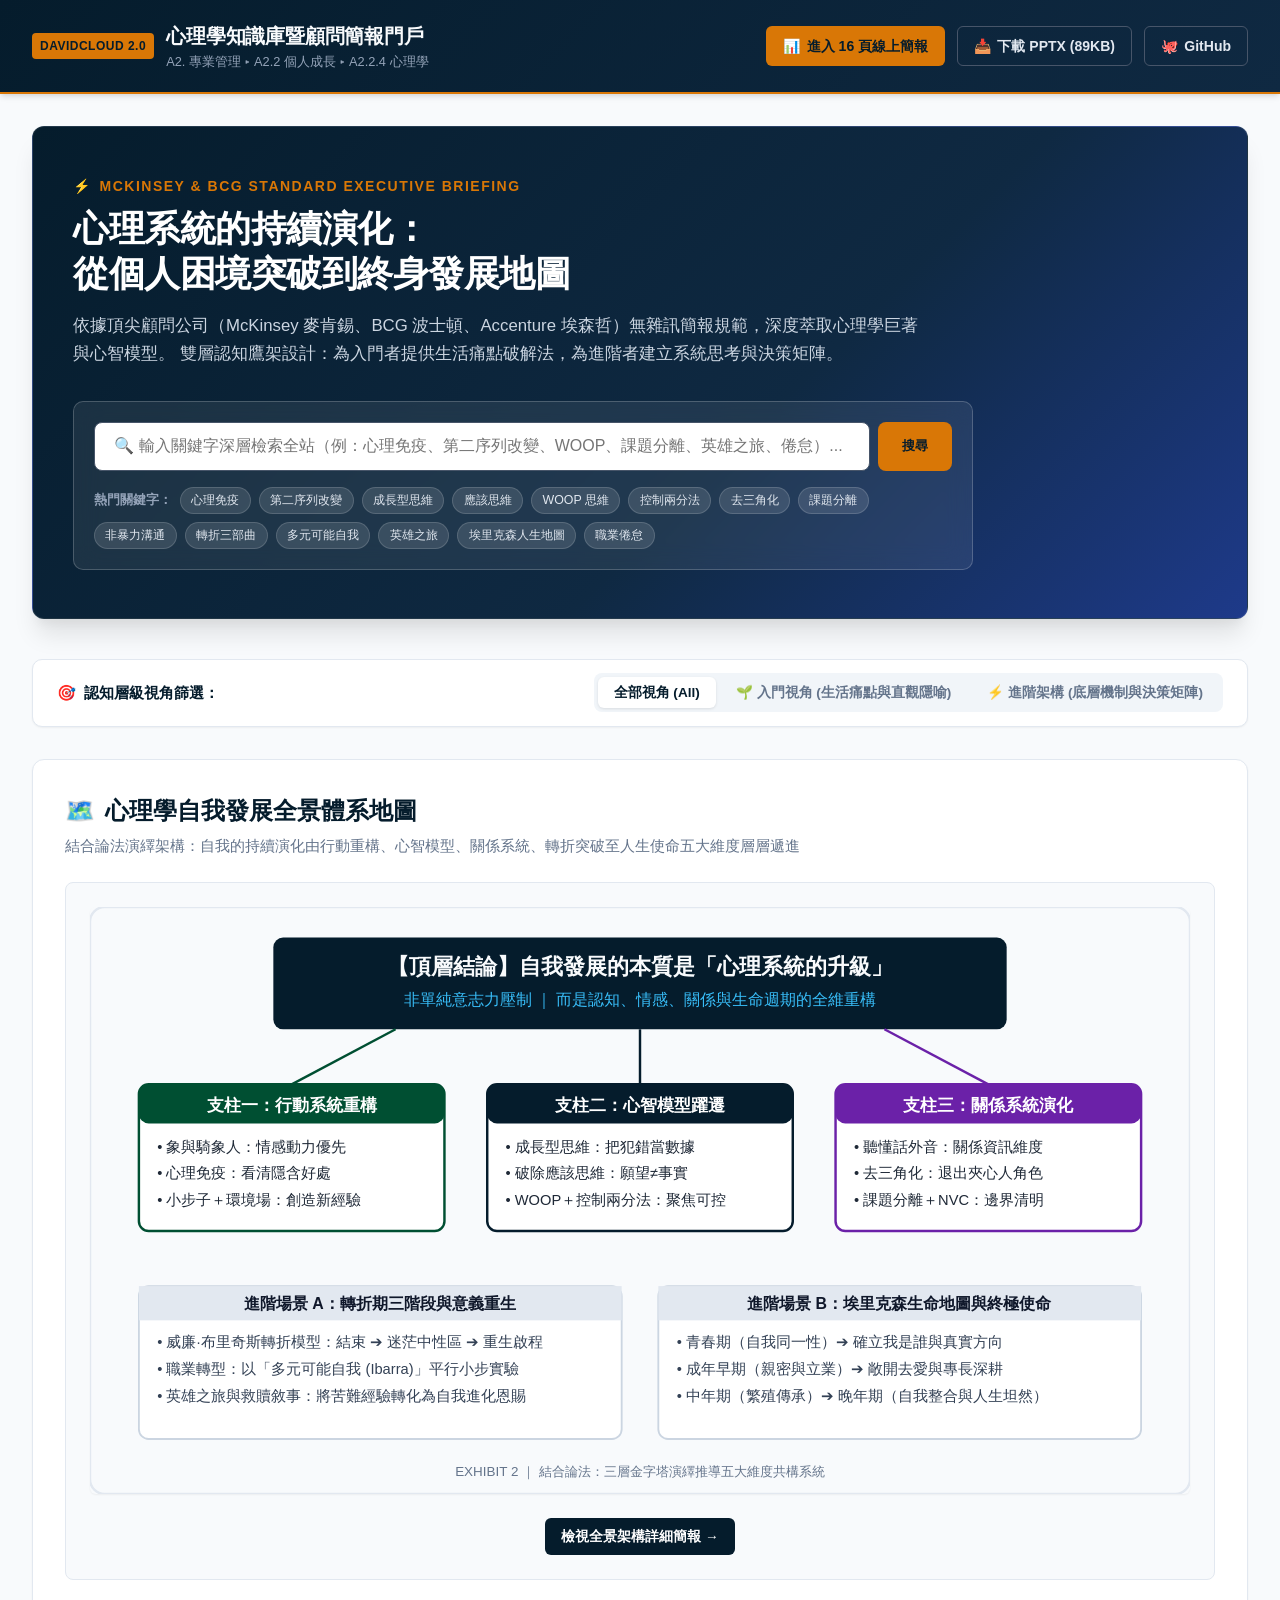
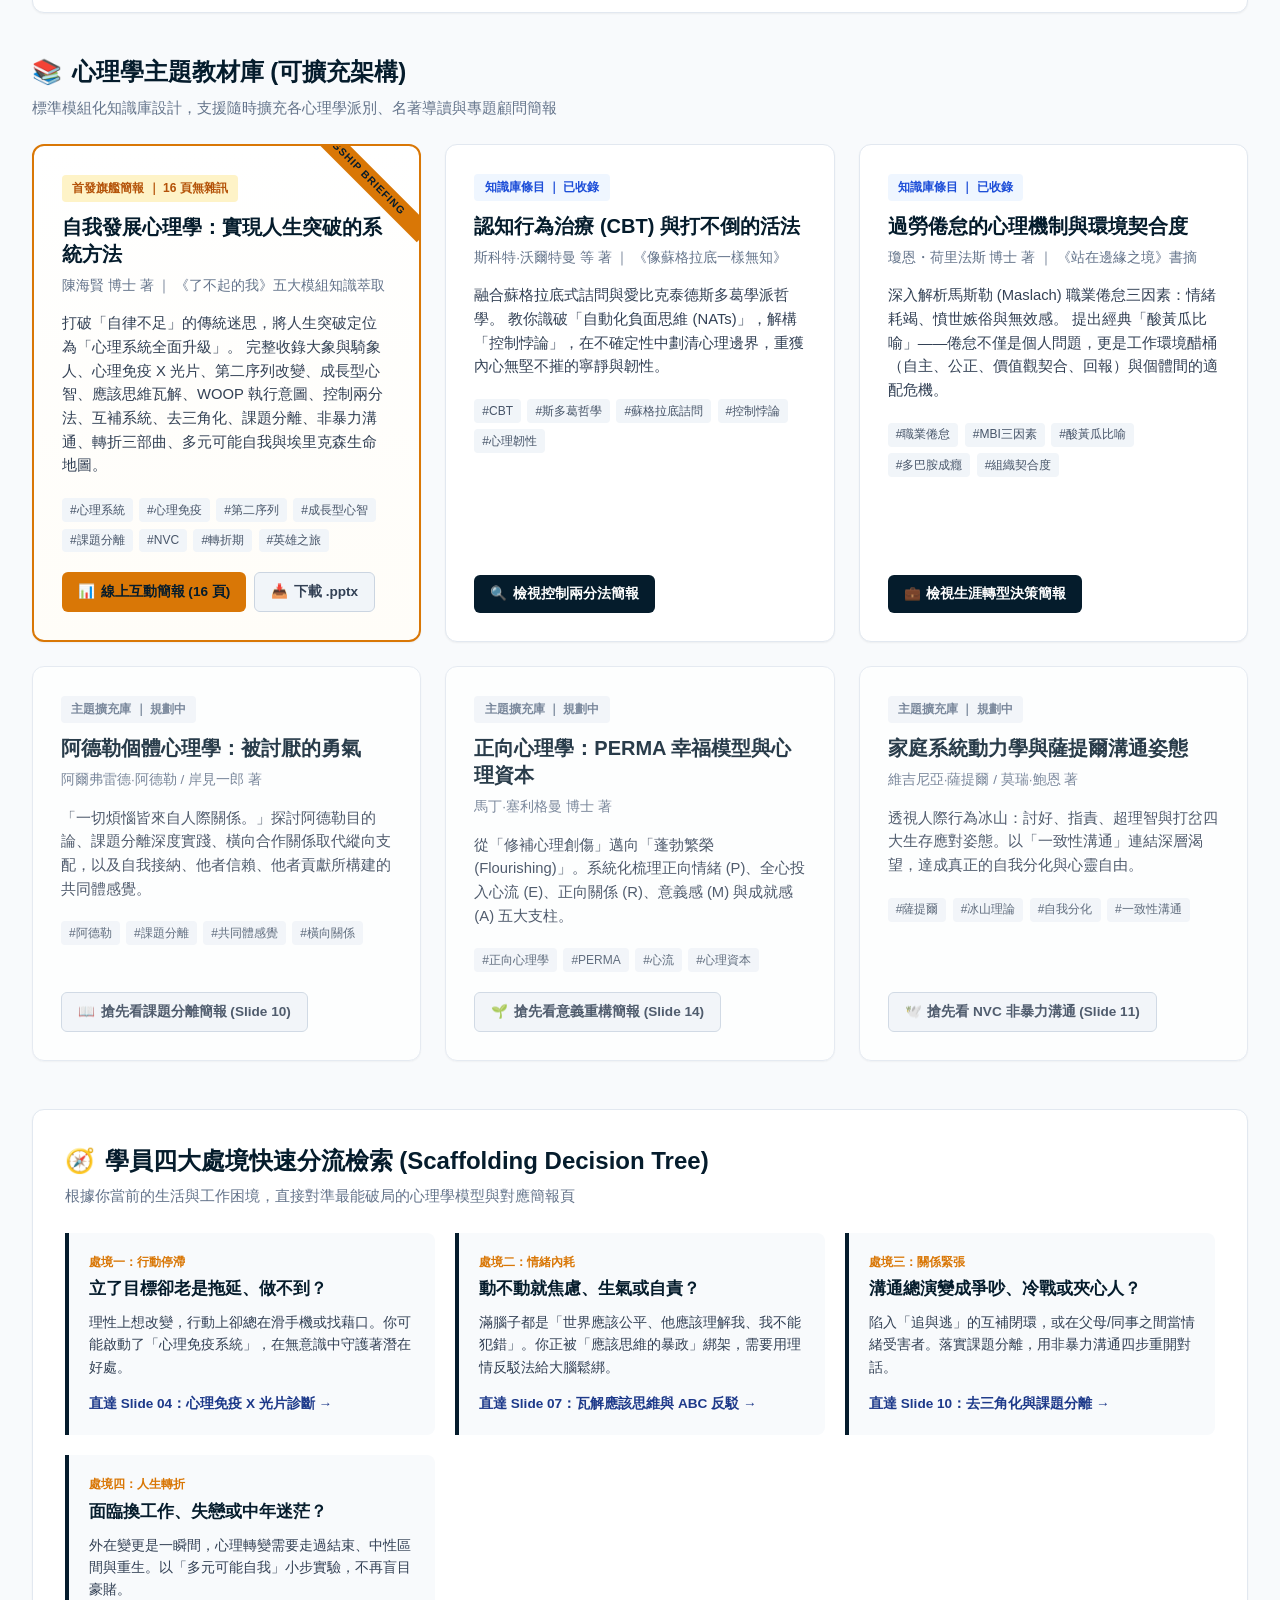
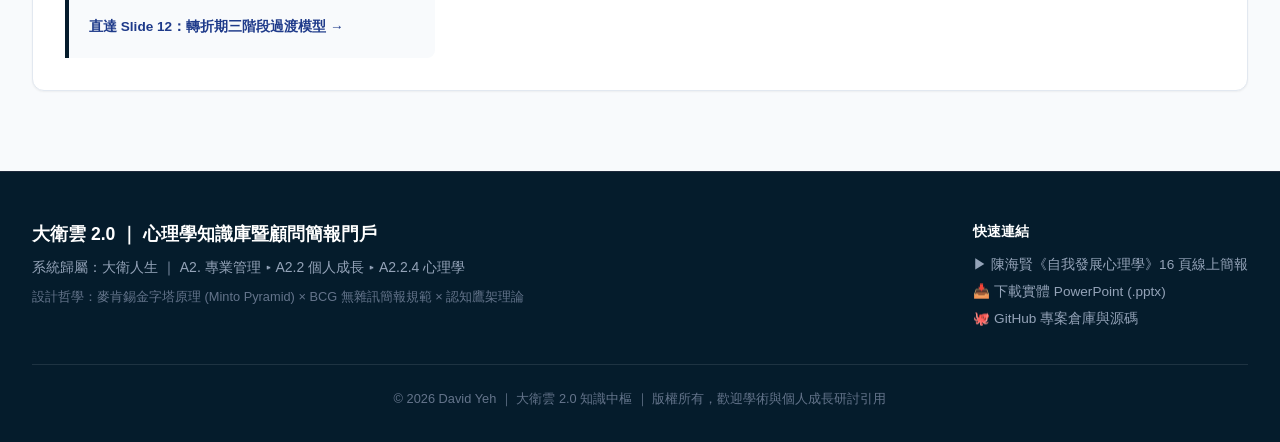
<file: index.html>
<!DOCTYPE html>
<html lang="zh-TW">
<head>
  <meta charset="UTF-8">
  <meta name="viewport" content="width=device-width, initial-scale=1.0">
  <title>大衛雲 2.0 ｜ 心理學知識庫暨顧問簡報門戶 (Psychology Portal)</title>
  <meta name="description" content="大衛雲 2.0 心理學知識庫暨高階顧問簡報門戶。首發陳海賢《自我發展心理學》16頁無雜訊顧問簡報，支援跨領域模組擴充與全站毫秒級關鍵字深層檢索。">
  <!-- Stylesheets -->
  <link rel="stylesheet" href="styles.css">
  <!-- Favicon / SVG Icon -->
  <link rel="icon" href="data:image/svg+xml,<svg xmlns=%22http://www.w3.org/2000/svg%22 viewBox=%220 0 100 100%22><text y=%22.9em%22 font-size=%2290%22>🧠</text></svg>">
</head>
<body>

  <!-- 頂部導覽列 -->
  <header class="portal-header">
    <div class="portal-nav-inner">
      <a href="index.html" class="portal-brand">
        <span class="brand-badge">DAVIDCLOUD 2.0</span>
        <div>
          <span class="brand-title">心理學知識庫暨顧問簡報門戶</span>
          <span class="brand-sub">A2. 專業管理 ▸ A2.2 個人成長 ▸ A2.2.4 心理學</span>
        </div>
      </a>
      <div class="nav-actions">
        <a href="chen-haixian-self-development.html" class="nav-btn nav-btn-primary">
          <span>📊</span> 進入 16 頁線上簡報
        </a>
        <a href="downloads/chen-haixian-self-development-zero-noise.pptx" class="nav-btn nav-btn-outline" download>
          <span>📥</span> 下載 PPTX (89KB)
        </a>
        <a href="https://github.com/davidyeh51/psychology-portal" target="_blank" class="nav-btn nav-btn-outline">
          <span>🐙</span> GitHub
        </a>
      </div>
    </div>
  </header>

  <!-- 主內容容器 -->
  <main class="portal-container">

    <!-- Hero 旗艦視覺區 -->
    <section class="portal-hero">
      <div class="hero-tagline">
        <span>⚡</span> MCKINSEY &amp; BCG STANDARD EXECUTIVE BRIEFING
      </div>
      <h1 class="hero-title">
        心理系統的持續演化：<br>從個人困境突破到終身發展地圖
      </h1>
      <p class="hero-desc">
        依據頂尖顧問公司（McKinsey 麥肯錫、BCG 波士頓、Accenture 埃森哲）無雜訊簡報規範，深度萃取心理學巨著與心智模型。
        雙層認知鷹架設計：為入門者提供生活痛點破解法，為進階者建立系統思考與決策矩陣。
      </p>

      <!-- 毫秒級全站深層搜尋框 -->
      <div class="hero-search-box">
        <div class="search-input-group">
          <input type="text" id="globalSearchInput" class="search-input" placeholder="🔍 輸入關鍵字深層檢索全站（例：心理免疫、第二序列改變、WOOP、課題分離、英雄之旅、倦怠）..." autocomplete="off">
          <button id="btnClearSearch" class="btn-search-clear" title="清除搜尋">✕</button>
          <button class="btn-search-submit" onclick="document.getElementById('globalSearchInput').focus()">搜尋</button>
        </div>

        <!-- 熱門關鍵字標籤晶片 -->
        <div class="quick-keywords">
          <span class="kw-label">熱門關鍵字：</span>
          <button class="kw-chip" data-kw="心理免疫">心理免疫</button>
          <button class="kw-chip" data-kw="第二序列改變">第二序列改變</button>
          <button class="kw-chip" data-kw="成長型思維">成長型思維</button>
          <button class="kw-chip" data-kw="應該思維">應該思維</button>
          <button class="kw-chip" data-kw="WOOP">WOOP 思維</button>
          <button class="kw-chip" data-kw="控制兩分法">控制兩分法</button>
          <button class="kw-chip" data-kw="去三角化">去三角化</button>
          <button class="kw-chip" data-kw="課題分離">課題分離</button>
          <button class="kw-chip" data-kw="非暴力溝通">非暴力溝通</button>
          <button class="kw-chip" data-kw="轉折期">轉折三部曲</button>
          <button class="kw-chip" data-kw="多元可能自我">多元可能自我</button>
          <button class="kw-chip" data-kw="英雄之旅">英雄之旅</button>
          <button class="kw-chip" data-kw="埃里克森">埃里克森人生地圖</button>
          <button class="kw-chip" data-kw="倦怠">職業倦怠</button>
        </div>
      </div>
    </section>

    <!-- 認知層級切換器 (入門痛點 vs 進階架構) -->
    <section class="cognitive-selector-bar">
      <div class="cog-title">
        <span>🎯</span> 認知層級視角篩選：
      </div>
      <div class="cog-pill-group">
        <button class="cog-pill active" data-level="all">全部視角 (All)</button>
        <button class="cog-pill" data-level="beginner">🌱 入門視角 (生活痛點與直觀隱喻)</button>
        <button class="cog-pill" data-level="advanced">⚡ 進階架構 (底層機制與決策矩陣)</button>
      </div>
    </section>

    <!-- 搜尋結果即時面板 -->
    <section id="searchResultsPanel" class="search-results-panel">
      <div class="results-header">
        <span id="searchResultCount" class="results-count">搜尋結果</span>
        <button class="btn-card btn-card-secondary" onclick="document.getElementById('globalSearchInput').value=''; document.getElementById('searchResultsPanel').classList.remove('active');">關閉搜尋結果 ✕</button>
      </div>
      <div id="searchResultsGrid" class="results-grid"></div>
    </section>

    <!-- 心理學全景五大維度架構圖 (SVG Panoramic Exhibit) -->
    <section class="decision-matrix-card" style="margin-bottom: 2.5rem;">
      <div class="section-heading">
        <h2 class="section-title">
          <span>🗺️</span> 心理學自我發展全景體系地圖
        </h2>
        <p class="section-subtitle">
          結合論法演繹架構：自我的持續演化由行動重構、心智模型、關係系統、轉折突破至人生使命五大維度層層遞進
        </p>
      </div>
      <div style="text-align: center; background: #F8FAFC; padding: 1.5rem; border-radius: 8px; border: 1px solid var(--border-light);">
        <img src="images/exhibit-02-combined-tree.svg" alt="心理學全景五大維度架構圖" style="max-width: 100%; height: auto; border-radius: 6px; box-shadow: var(--shadow-sm);">
        <div style="margin-top: 1rem; display: flex; justify-content: center; gap: 1rem;">
          <a href="chen-haixian-self-development.html#slide-02" class="btn-card btn-card-primary">
            檢視全景架構詳細簡報 →
          </a>
        </div>
      </div>
    </section>

    <!-- 主題領域與教材庫 (6 大主題板塊，支援未來模組化擴充) -->
    <section class="section-heading">
      <h2 class="section-title">
        <span>📚</span> 心理學主題教材庫 (可擴充架構)
      </h2>
      <p class="section-subtitle">
        標準模組化知識庫設計，支援隨時擴充各心理學派別、名著導讀與專題顧問簡報
      </p>
    </section>

    <section class="topics-grid">
      <!-- Card 1: 陳海賢 自我發展心理學 (首發旗艦教材) -->
      <article class="topic-card featured">
        <div>
          <span class="topic-badge badge-featured">首發旗艦簡報 ｜ 16 頁無雜訊</span>
          <h3 class="topic-title">自我發展心理學：實現人生突破的系統方法</h3>
          <p class="topic-author">陳海賢 博士 著 ｜ 《了不起的我》五大模組知識萃取</p>
          <p class="topic-summary">
            打破「自律不足」的傳統迷思，將人生突破定位為「心理系統全面升級」。
            完整收錄大象與騎象人、心理免疫 X 光片、第二序列改變、成長型心智、應該思維瓦解、WOOP 執行意圖、控制兩分法、互補系統、去三角化、課題分離、非暴力溝通、轉折三部曲、多元可能自我與埃里克森生命地圖。
          </p>
          <div class="topic-tags">
            <span class="topic-tag">#心理系統</span>
            <span class="topic-tag">#心理免疫</span>
            <span class="topic-tag">#第二序列</span>
            <span class="topic-tag">#成長型心智</span>
            <span class="topic-tag">#課題分離</span>
            <span class="topic-tag">#NVC</span>
            <span class="topic-tag">#轉折期</span>
            <span class="topic-tag">#英雄之旅</span>
          </div>
        </div>
        <div class="topic-actions">
          <a href="chen-haixian-self-development.html" class="btn-card btn-card-gold">
            <span>📊</span> 線上互動簡報 (16 頁)
          </a>
          <a href="downloads/chen-haixian-self-development-zero-noise.pptx" class="btn-card btn-card-secondary" download>
            <span>📥</span> 下載 .pptx
          </a>
        </div>
      </article>

      <!-- Card 2: 認知行為治療 CBT 與斯多葛哲學 -->
      <article class="topic-card">
        <div>
          <span class="topic-badge">知識庫條目 ｜ 已收錄</span>
          <h3 class="topic-title">認知行為治療 (CBT) 與打不倒的活法</h3>
          <p class="topic-author">斯科特·沃爾特曼 等 著 ｜ 《像蘇格拉底一樣無知》</p>
          <p class="topic-summary">
            融合蘇格拉底式詰問與愛比克泰德斯多葛學派哲學。
            教你識破「自動化負面思維 (NATs)」，解構「控制悖論」，在不確定性中劃清心理邊界，重獲內心無堅不摧的寧靜與韌性。
          </p>
          <div class="topic-tags">
            <span class="topic-tag">#CBT</span>
            <span class="topic-tag">#斯多葛哲學</span>
            <span class="topic-tag">#蘇格拉底詰問</span>
            <span class="topic-tag">#控制悖論</span>
            <span class="topic-tag">#心理韌性</span>
          </div>
        </div>
        <div class="topic-actions">
          <a href="chen-haixian-self-development.html#slide-08" class="btn-card btn-card-primary">
            <span>🔍</span> 檢視控制兩分法簡報
          </a>
        </div>
      </article>

      <!-- Card 3: 職場心理與職業倦怠 -->
      <article class="topic-card">
        <div>
          <span class="topic-badge">知識庫條目 ｜ 已收錄</span>
          <h3 class="topic-title">過勞倦怠的心理機制與環境契合度</h3>
          <p class="topic-author">瓊恩・荷里法斯 博士 著 ｜ 《站在邊緣之境》書摘</p>
          <p class="topic-summary">
            深入解析馬斯勒 (Maslach) 職業倦怠三因素：情緒耗竭、憤世嫉俗與無效感。
            提出經典「酸黃瓜比喻」——倦怠不僅是個人問題，更是工作環境醋桶（自主、公正、價值觀契合、回報）與個體間的適配危機。
          </p>
          <div class="topic-tags">
            <span class="topic-tag">#職業倦怠</span>
            <span class="topic-tag">#MBI三因素</span>
            <span class="topic-tag">#酸黃瓜比喻</span>
            <span class="topic-tag">#多巴胺成癮</span>
            <span class="topic-tag">#組織契合度</span>
          </div>
        </div>
        <div class="topic-actions">
          <a href="chen-haixian-self-development.html#slide-13" class="btn-card btn-card-primary">
            <span>💼</span> 檢視生涯轉型決策簡報
          </a>
        </div>
      </article>

      <!-- Card 4: 阿德勒個體心理學 (規劃中擴充) -->
      <article class="topic-card" style="opacity: 0.85;">
        <div>
          <span class="topic-badge badge-upcoming">主題擴充庫 ｜ 規劃中</span>
          <h3 class="topic-title">阿德勒個體心理學：被討厭的勇氣</h3>
          <p class="topic-author">阿爾弗雷德·阿德勒 / 岸見一郎 著</p>
          <p class="topic-summary">
            「一切煩惱皆來自人際關係。」探討阿德勒目的論、課題分離深度實踐、橫向合作關係取代縱向支配，以及自我接納、他者信賴、他者貢獻所構建的共同體感覺。
          </p>
          <div class="topic-tags">
            <span class="topic-tag">#阿德勒</span>
            <span class="topic-tag">#課題分離</span>
            <span class="topic-tag">#共同體感覺</span>
            <span class="topic-tag">#橫向關係</span>
          </div>
        </div>
        <div class="topic-actions">
          <a href="chen-haixian-self-development.html#slide-10" class="btn-card btn-card-secondary">
            <span>📖</span> 搶先看課題分離簡報 (Slide 10)
          </a>
        </div>
      </article>

      <!-- Card 5: 正向心理學與心理韌性 (規劃中擴充) -->
      <article class="topic-card" style="opacity: 0.85;">
        <div>
          <span class="topic-badge badge-upcoming">主題擴充庫 ｜ 規劃中</span>
          <h3 class="topic-title">正向心理學：PERMA 幸福模型與心理資本</h3>
          <p class="topic-author">馬丁·塞利格曼 博士 著</p>
          <p class="topic-summary">
            從「修補心理創傷」邁向「蓬勃繁榮 (Flourishing)」。系統化梳理正向情緒 (P)、全心投入心流 (E)、正向關係 (R)、意義感 (M) 與成就感 (A) 五大支柱。
          </p>
          <div class="topic-tags">
            <span class="topic-tag">#正向心理學</span>
            <span class="topic-tag">#PERMA</span>
            <span class="topic-tag">#心流</span>
            <span class="topic-tag">#心理資本</span>
          </div>
        </div>
        <div class="topic-actions">
          <a href="chen-haixian-self-development.html#slide-14" class="btn-card btn-card-secondary">
            <span>🌱</span> 搶先看意義重構簡報 (Slide 14)
          </a>
        </div>
      </article>

      <!-- Card 6: 系統關係學與薩提爾模式 (規劃中擴充) -->
      <article class="topic-card" style="opacity: 0.85;">
        <div>
          <span class="topic-badge badge-upcoming">主題擴充庫 ｜ 規劃中</span>
          <h3 class="topic-title">家庭系統動力學與薩提爾溝通姿態</h3>
          <p class="topic-author">維吉尼亞·薩提爾 / 莫瑞·鮑恩 著</p>
          <p class="topic-summary">
            透視人際行為冰山：討好、指責、超理智與打岔四大生存應對姿態。以「一致性溝通」連結深層渴望，達成真正的自我分化與心靈自由。
          </p>
          <div class="topic-tags">
            <span class="topic-tag">#薩提爾</span>
            <span class="topic-tag">#冰山理論</span>
            <span class="topic-tag">#自我分化</span>
            <span class="topic-tag">#一致性溝通</span>
          </div>
        </div>
        <div class="topic-actions">
          <a href="chen-haixian-self-development.html#slide-11" class="btn-card btn-card-secondary">
            <span>🕊️</span> 搶先看 NVC 非暴力溝通 (Slide 11)
          </a>
        </div>
      </article>
    </section>

    <!-- 4 大處境快速分流檢索 (Decision Tree) -->
    <section class="decision-matrix-card">
      <div class="section-heading">
        <h2 class="section-title">
          <span>🧭</span> 學員四大處境快速分流檢索 (Scaffolding Decision Tree)
        </h2>
        <p class="section-subtitle">
          根據你當前的生活與工作困境，直接對準最能破局的心理學模型與對應簡報頁
        </p>
      </div>

      <div class="matrix-grid">
        <!-- 處境 1 -->
        <div class="situation-item">
          <div class="situation-tag">處境一：行動停滯</div>
          <h4 class="situation-title">立了目標卻老是拖延、做不到？</h4>
          <p class="situation-desc">
            理性上想改變，行動上卻總在滑手機或找藉口。你可能啟動了「心理免疫系統」，在無意識中守護著潛在好處。
          </p>
          <a href="chen-haixian-self-development.html#slide-04" class="situation-link">
            直達 Slide 04：心理免疫 X 光片診斷 →
          </a>
        </div>

        <!-- 處境 2 -->
        <div class="situation-item">
          <div class="situation-tag">處境二：情緒內耗</div>
          <h4 class="situation-title">動不動就焦慮、生氣或自責？</h4>
          <p class="situation-desc">
            滿腦子都是「世界應該公平、他應該理解我、我不能犯錯」。你正被「應該思維的暴政」綁架，需要用理情反駁法給大腦鬆綁。
          </p>
          <a href="chen-haixian-self-development.html#slide-07" class="situation-link">
            直達 Slide 07：瓦解應該思維與 ABC 反駁 →
          </a>
        </div>

        <!-- 處境 3 -->
        <div class="situation-item">
          <div class="situation-tag">處境三：關係緊張</div>
          <h4 class="situation-title">溝通總演變成爭吵、冷戰或夾心人？</h4>
          <p class="situation-desc">
            陷入「追與逃」的互補閉環，或在父母/同事之間當情緒受害者。落實課題分離，用非暴力溝通四步重開對話。
          </p>
          <a href="chen-haixian-self-development.html#slide-10" class="situation-link">
            直達 Slide 10：去三角化與課題分離 →
          </a>
        </div>

        <!-- 處境 4 -->
        <div class="situation-item">
          <div class="situation-tag">處境四：人生轉折</div>
          <h4 class="situation-title">面臨換工作、失戀或中年迷茫？</h4>
          <p class="situation-desc">
            外在變更是一瞬間，心理轉變需要走過結束、中性區間與重生。以「多元可能自我」小步實驗，不再盲目豪賭。
          </p>
          <a href="chen-haixian-self-development.html#slide-12" class="situation-link">
            直達 Slide 12：轉折期三階段過渡模型 →
          </a>
        </div>
      </div>
    </section>

  </main>

  <!-- 頁腳 -->
  <footer class="portal-footer">
    <div class="footer-inner">
      <div>
        <div class="footer-brand-title">大衛雲 2.0 ｜ 心理學知識庫暨顧問簡報門戶</div>
        <p>系統歸屬：大衛人生 ｜ A2. 專業管理 ▸ A2.2 個人成長 ▸ A2.2.4 心理學</p>
        <p style="margin-top: 0.5rem; font-size: 0.8rem; color: #64748B;">
          設計哲學：麥肯錫金字塔原理 (Minto Pyramid) × BCG 無雜訊簡報規範 × 認知鷹架理論
        </p>
      </div>
      <div>
        <div style="font-weight: 700; color: #FFFFFF; margin-bottom: 0.5rem;">快速連結</div>
        <ul style="list-style: none; font-size: 0.85rem; line-height: 2;">
          <li><a href="chen-haixian-self-development.html" style="color: #94A3B8; text-decoration: none;">▶ 陳海賢《自我發展心理學》16 頁線上簡報</a></li>
          <li><a href="downloads/chen-haixian-self-development-zero-noise.pptx" style="color: #94A3B8; text-decoration: none;" download>📥 下載實體 PowerPoint (.pptx)</a></li>
          <li><a href="https://github.com/davidyeh51/psychology-portal" target="_blank" style="color: #94A3B8; text-decoration: none;">🐙 GitHub 專案倉庫與源碼</a></li>
        </ul>
      </div>
    </div>
    <div class="footer-copy">
      &copy; 2026 David Yeh ｜ 大衛雲 2.0 知識中樞 ｜ 版權所有，歡迎學術與個人成長研討引用
    </div>
  </footer>

  <!-- Scripts -->
  <script src="search-index.js"></script>
  <script src="app.js"></script>
</body>
</html>
</file>
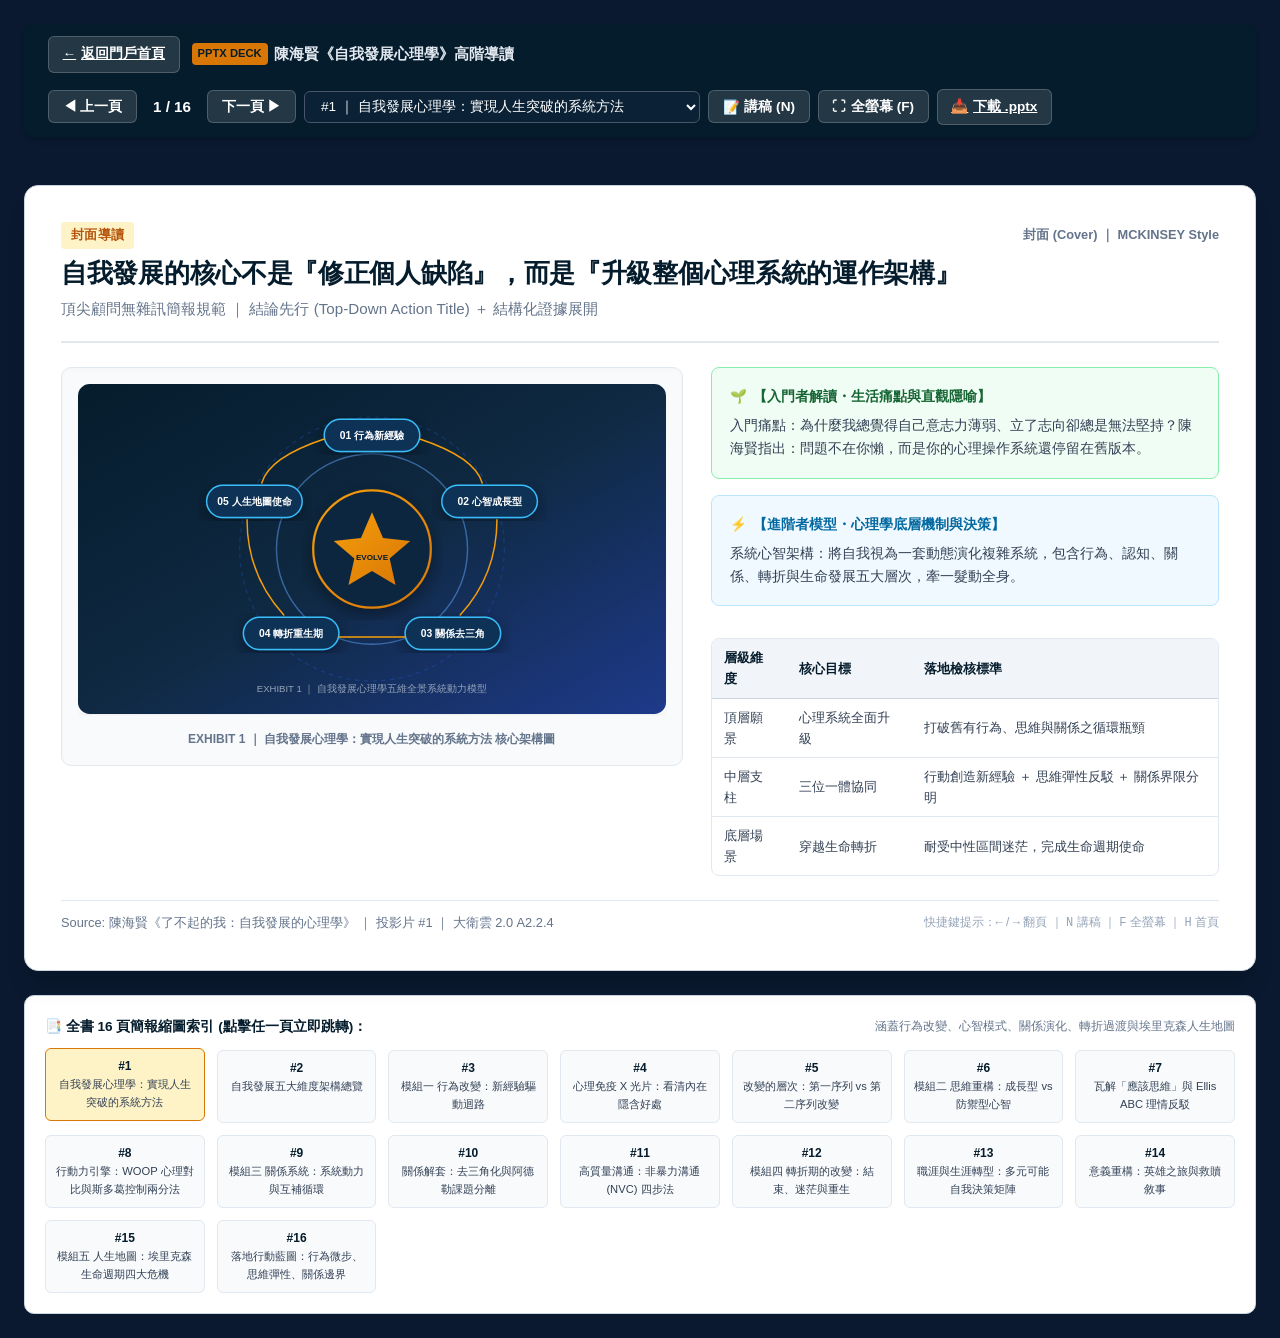
<file: chen-haixian-self-development.html>
<!DOCTYPE html>
<html lang="zh-TW">
<head>
  <meta charset="UTF-8">
  <meta name="viewport" content="width=device-width, initial-scale=1.0">
  <title>陳海賢《自我發展心理學》16頁無雜訊顧問簡報 ｜ 大衛雲 2.0</title>
  <meta name="description" content="根據前 BCG 顧問森秀明無雜訊簡報規範（8 大論法版型）與三大頂尖管顧視覺標準，萃取陳海賢博士《了不起的我》五大模組精華。">
  <link rel="stylesheet" href="styles.css">
  <link rel="icon" href="data:image/svg+xml,<svg xmlns=%22http://www.w3.org/2000/svg%22 viewBox=%220 0 100 100%22><text y=%22.9em%22 font-size=%2290%22>📊</text></svg>">
</head>
<body style="background-color: #0A192F;">

  <!-- 頂部精簡工具列 -->
  <div class="deck-view-container" style="padding-bottom: 0;">
    <div class="deck-toolbar">
      <div style="display: flex; align-items: center; gap: 0.75rem;">
        <a href="index.html" class="btn-deck-nav" title="返回心理學入口門戶 (快捷鍵 H)">
          <span>←</span> 返回門戶首頁
        </a>
        <span style="font-weight: 700; font-size: 0.95rem; color: #E2E8F0; display: flex; align-items: center; gap: 0.4rem;">
          <span style="background: var(--accent-gold); color: var(--primary-navy); font-size: 0.7rem; padding: 2px 6px; border-radius: 4px;">PPTX DECK</span>
          陳海賢《自我發展心理學》高階導讀
        </span>
      </div>

      <!-- 核心翻頁與控制按鈕群 -->
      <div class="deck-nav-btns">
        <button id="btnPrevSlide" class="btn-deck-nav" title="上一頁 (快捷鍵 ← 或 PageUp)">◀ 上一頁</button>
        <span id="slideCounter" class="slide-counter">1 / 16</span>
        <button id="btnNextSlide" class="btn-deck-nav" title="下一頁 (快捷鍵 → 或 PageDown / Space)">下一頁 ▶</button>
        
        <select id="quickJumpSelect" class="deck-quick-jump" title="快速跳轉至指定投影片"></select>

        <button id="btnToggleNotes" class="btn-deck-nav" title="開關演講備忘錄 (快捷鍵 N)">
          <span>📝</span> 講稿 (N)
        </button>
        <button id="btnFullscreen" class="btn-deck-nav" title="切換全螢幕模式 (快捷鍵 F)">
          <span>⛶</span> 全螢幕 (F)
        </button>
        <a href="downloads/chen-haixian-self-development-zero-noise.pptx" class="btn-deck-nav" download title="下載實體 PowerPoint 檔案">
          <span>📥</span> 下載 .pptx
        </a>
      </div>
    </div>
  </div>

  <!-- 簡報主畫布 (Slide Stage) -->
  <div class="deck-view-container">
    <div class="slide-stage" id="slideMainStage">
      
      <!-- 投影片頂部標題區 -->
      <div class="slide-header">
        <div class="slide-meta-row">
          <span id="slideCategoryBadge" class="slide-category-badge">封面導讀</span>
          <span id="slideLayoutTag" class="slide-layout-tag">版型 1：一對一論法 ｜ MCKINSEY Style</span>
        </div>
        <h2 id="slideActionTitle" class="slide-action-title">
          ① 主張：自我發展的核心不是『修正個人缺陷』，而是『升級整個心理系統的運作架構』
        </h2>
        <div id="slideSubtitle" class="slide-subtitle">
          頂尖顧問無雜訊簡報規範 ｜ 結論先行 (Top-Down Action Title) ＋ 結構化證據展開
        </div>
      </div>

      <!-- 投影片內容雙欄區 (左: 展覽圖 / 右: 雙層認知鷹架與行動矩陣) -->
      <div class="slide-body-grid">
        
        <!-- 左欄: 高解析度向量 SVG 展覽圖 (Exhibit) -->
        <div class="slide-exhibit-container">
          <img id="slideExhibitImg" class="slide-exhibit-img" src="images/exhibit-01-cover.svg" alt="展覽圖">
          <div id="exhibitCaption" class="exhibit-caption">
            EXHIBIT 1 ｜ 自我發展心理學五維系統模型
          </div>
        </div>

        <!-- 右欄: 雙層認知鷹架與結構化表格 -->
        <div class="scaffolding-container">
          
          <!-- 入門者視角 (生活痛點與直觀隱喻) -->
          <div class="scaffold-card beginner">
            <div class="scaffold-header">
              <span>🌱</span> 【入門者解讀・生活痛點與直觀隱喻】
            </div>
            <div id="beginnerContent" class="scaffold-text">
              為什麼我總覺得自己意志力薄弱、立了志向卻總是無法堅持？陳海賢指出：問題不在你懶，而是你的心理操作系統還停留在舊版本。
            </div>
          </div>

          <!-- 進階者架構 (心理學機制與決策模型) -->
          <div class="scaffold-card advanced">
            <div class="scaffold-header">
              <span>⚡</span> 【進階者模型・心理學底層機制與決策】
            </div>
            <div id="advancedContent" class="scaffold-text">
              將自我視為一套動態演化複雜系統，包含行為、認知、關係、轉折與生命發展五大層次，牽一髮動全身。
            </div>
          </div>

          <!-- 結構化落地行動矩陣表格 -->
          <div id="actionTableWrap" class="slide-action-table-wrap"></div>
        </div>
      </div>

      <!-- 投影片底部資料來源與快捷鍵提示 -->
      <div class="slide-footer-row">
        <div id="slideFooterSource">
          Source: 陳海賢《了不起的我：自我發展的心理學》 ｜ 投影片 #1 ｜ 大衛雲 2.0 A2.2.4
        </div>
        <div style="font-size: 0.75rem; color: #94A3B8;">
          快捷鍵提示：<kbd>←</kbd> / <kbd>→</kbd> 翻頁 ｜ <kbd>N</kbd> 講稿 ｜ <kbd>F</kbd> 全螢幕 ｜ <kbd>H</kbd> 首頁
        </div>
      </div>

      <!-- 講稿備忘錄抽屜 (按下 N 展開) -->
      <div id="speakerNotesDrawer" class="speaker-notes-drawer">
        <div class="notes-title">
          <span>🎙️</span> 三段式顧問演講備忘錄 (Speaker Notes ｜ 快捷鍵 N 開關)
        </div>
        <div class="notes-grid">
          <div>
            <strong style="color: #92400E; display: block; margin-bottom: 0.2rem;">① 本頁核心結論 (Conclusion)：</strong>
            <span id="noteConclusion">自我發展的核心不是修正個人缺陷，而是升級心理系統架構。</span>
          </div>
          <div>
            <strong style="color: #92400E; display: block; margin-bottom: 0.2rem;">② 顧問深度脈絡 (Context)：</strong>
            <span id="noteExplanation">本份簡報萃取陳海賢博士 50 講精華，以頂尖顧問標準製作。</span>
          </div>
          <div>
            <strong style="color: #92400E; display: block; margin-bottom: 0.2rem;">③ 下一頁轉場 (Transition)：</strong>
            <span id="noteTransition">首先，讓我們透過全景架構圖，鳥瞰五大維度。</span>
          </div>
        </div>
      </div>

    </div>

    <!-- 底部 16 頁縮圖跳轉抽屜 -->
    <div class="deck-overview-drawer">
      <div style="display: flex; justify-content: space-between; align-items: center; margin-bottom: 0.75rem;">
        <span style="font-size: 0.85rem; font-weight: 700; color: var(--primary-navy);">
          📑 全書 16 頁簡報縮圖索引 (點擊任一頁立即跳轉)：
        </span>
        <span style="font-size: 0.75rem; color: var(--text-muted);">
          涵蓋行為改變、心智模式、關係演化、轉折過渡與埃里克森人生地圖
        </span>
      </div>
      <div id="thumbGridContainer" class="thumb-grid"></div>
    </div>
  </div>

  <!-- Scripts -->
  <script src="search-index.js"></script>
  <script src="app.js"></script>
</body>
</html>
</file>
<file: styles.css>
/* ==========================================================================
   大衛雲 2.0 ｜ 心理學知識庫暨顧問簡報門戶 (styles.css)
   視覺規範：McKinsey & Company (#051C2C) × BCG Forest Green (#004F32) × Accenture (#A100FF)
   ========================================================================== */

:root {
  --primary-navy: #051C2C;
  --secondary-navy: #0F2942;
  --royal-blue: #1E3A8A;
  --bcg-green: #004F32;
  --bcg-light-green: #10B981;
  --accenture-purple: #A100FF;
  --accent-gold: #D97706;
  --accent-gold-soft: #FEF3C7;
  --accent-gold-text: #B45309;
  --accent-cyan: #06B6D4;
  --accent-red: #DC2626;

  --bg-page: #F8FAFC;
  --bg-card: #FFFFFF;
  --bg-dark: #051C2C;
  --bg-dark-card: #0B2236;
  
  --text-main: #0F172A;
  --text-body: #334155;
  --text-muted: #64748B;
  --text-light: #F8FAFC;

  --border-light: #E2E8F0;
  --border-medium: #CBD5E1;
  --border-dark: #1E293B;

  --shadow-sm: 0 1px 2px 0 rgba(0, 0, 0, 0.05);
  --shadow-md: 0 4px 6px -1px rgba(0, 0, 0, 0.1), 0 2px 4px -1px rgba(0, 0, 0, 0.06);
  --shadow-lg: 0 10px 15px -3px rgba(0, 0, 0, 0.1), 0 4px 6px -2px rgba(0, 0, 0, 0.05);
  --shadow-xl: 0 20px 25px -5px rgba(0, 0, 0, 0.1), 0 10px 10px -5px rgba(0, 0, 0, 0.04);

  --font-sans: -apple-system, BlinkMacSystemFont, "Segoe UI", Roboto, "Helvetica Neue", Arial, "Noto Sans TC", "PingFang TC", sans-serif;
  --font-mono: ui-monospace, SFMono-Regular, Menlo, Monaco, Consolas, "Liberation Mono", monospace;
}

* {
  box-sizing: border-box;
  margin: 0;
  padding: 0;
}

body {
  font-family: var(--font-sans);
  background-color: var(--bg-page);
  color: var(--text-main);
  line-height: 1.6;
  -webkit-font-smoothing: antialiased;
}

/* 頂部導覽列 */
.portal-header {
  background: linear-gradient(135deg, var(--primary-navy) 0%, var(--secondary-navy) 100%);
  color: var(--text-light);
  border-bottom: 2px solid var(--accent-gold);
  padding: 1.25rem 2rem;
  position: sticky;
  top: 0;
  z-index: 1000;
  box-shadow: var(--shadow-md);
}

.portal-nav-inner {
  max-width: 1400px;
  margin: 0 auto;
  display: flex;
  justify-content: space-between;
  align-items: center;
  flex-wrap: wrap;
  gap: 1rem;
}

.portal-brand {
  display: flex;
  align-items: center;
  gap: 0.75rem;
  text-decoration: none;
  color: inherit;
}

.brand-badge {
  background: var(--accent-gold);
  color: var(--primary-navy);
  font-size: 0.75rem;
  font-weight: 800;
  padding: 0.2rem 0.5rem;
  border-radius: 4px;
  letter-spacing: 0.5px;
}

.brand-title {
  font-size: 1.25rem;
  font-weight: 700;
  letter-spacing: -0.2px;
}

.brand-sub {
  font-size: 0.8rem;
  color: #94A3B8;
  display: block;
}

.nav-actions {
  display: flex;
  align-items: center;
  gap: 0.75rem;
}

.nav-btn {
  display: inline-flex;
  align-items: center;
  gap: 0.4rem;
  padding: 0.5rem 1rem;
  border-radius: 6px;
  font-size: 0.875rem;
  font-weight: 600;
  text-decoration: none;
  cursor: pointer;
  transition: all 0.2s ease;
  border: 1px solid transparent;
}

.nav-btn-primary {
  background: var(--accent-gold);
  color: var(--primary-navy);
}

.nav-btn-primary:hover {
  background: #B45309;
  color: #FFFFFF;
}

.nav-btn-outline {
  background: transparent;
  color: #E2E8F0;
  border-color: #475569;
}

.nav-btn-outline:hover {
  background: rgba(255, 255, 255, 0.1);
  color: #FFFFFF;
  border-color: #94A3B8;
}

/* 主容器 */
.portal-container {
  max-width: 1400px;
  margin: 0 auto;
  padding: 2rem;
}

/* Hero 橫幅區 */
.portal-hero {
  background: linear-gradient(135deg, #051C2C 0%, #0F2942 60%, #1E3A8A 100%);
  color: #FFFFFF;
  border-radius: 12px;
  padding: 3rem 2.5rem;
  margin-bottom: 2.5rem;
  box-shadow: var(--shadow-xl);
  border: 1px solid rgba(255, 255, 255, 0.1);
  position: relative;
  overflow: hidden;
}

.hero-tagline {
  color: var(--accent-gold);
  font-size: 0.875rem;
  font-weight: 700;
  text-transform: uppercase;
  letter-spacing: 1.5px;
  margin-bottom: 0.5rem;
  display: flex;
  align-items: center;
  gap: 0.5rem;
}

.hero-title {
  font-size: 2.25rem;
  font-weight: 800;
  line-height: 1.25;
  margin-bottom: 1rem;
  letter-spacing: -0.5px;
}

.hero-desc {
  font-size: 1.05rem;
  color: #CBD5E1;
  max-width: 860px;
  line-height: 1.7;
  margin-bottom: 2rem;
}

/* 搜尋中樞框 */
.hero-search-box {
  background: rgba(255, 255, 255, 0.08);
  backdrop-filter: blur(12px);
  border: 1px solid rgba(255, 255, 255, 0.2);
  border-radius: 10px;
  padding: 1.25rem;
  max-width: 900px;
}

.search-input-group {
  display: flex;
  gap: 0.5rem;
  position: relative;
}

.search-input {
  flex: 1;
  padding: 0.9rem 1.2rem;
  font-size: 1rem;
  border-radius: 8px;
  border: 1px solid #475569;
  background: #FFFFFF;
  color: var(--text-main);
  outline: none;
  transition: all 0.2s ease;
}

.search-input:focus {
  border-color: var(--accent-gold);
  box-shadow: 0 0 0 3px rgba(217, 119, 6, 0.25);
}

.btn-search-clear {
  position: absolute;
  right: 130px;
  top: 50%;
  transform: translateY(-50%);
  background: none;
  border: none;
  font-size: 1.2rem;
  color: #94A3B8;
  cursor: pointer;
  display: none;
}

.btn-search-submit {
  padding: 0 1.5rem;
  background: var(--accent-gold);
  color: var(--primary-navy);
  font-weight: 700;
  border: none;
  border-radius: 8px;
  cursor: pointer;
  transition: all 0.2s;
}

.btn-search-submit:hover {
  background: #B45309;
  color: #FFFFFF;
}

/* 快捷標籤列 */
.quick-keywords {
  margin-top: 1rem;
  display: flex;
  align-items: center;
  flex-wrap: wrap;
  gap: 0.5rem;
}

.kw-label {
  font-size: 0.8rem;
  color: #94A3B8;
  font-weight: 600;
}

.kw-chip {
  background: rgba(255, 255, 255, 0.12);
  color: #E2E8F0;
  padding: 0.25rem 0.65rem;
  border-radius: 20px;
  font-size: 0.775rem;
  cursor: pointer;
  border: 1px solid rgba(255, 255, 255, 0.15);
  transition: all 0.2s;
}

.kw-chip:hover {
  background: var(--accent-gold);
  color: var(--primary-navy);
  border-color: var(--accent-gold);
}

/* 認知層級切換器 (入門 vs 進階) */
.cognitive-selector-bar {
  display: flex;
  justify-content: space-between;
  align-items: center;
  background: #FFFFFF;
  border: 1px solid var(--border-light);
  border-radius: 10px;
  padding: 0.85rem 1.5rem;
  margin-bottom: 2rem;
  box-shadow: var(--shadow-sm);
  flex-wrap: wrap;
  gap: 1rem;
}

.cog-title {
  display: flex;
  align-items: center;
  gap: 0.5rem;
  font-weight: 700;
  color: var(--primary-navy);
  font-size: 0.95rem;
}

.cog-pill-group {
  display: flex;
  background: #F1F5F9;
  border-radius: 8px;
  padding: 4px;
  gap: 4px;
}

.cog-pill {
  padding: 0.4rem 1rem;
  border-radius: 6px;
  font-size: 0.85rem;
  font-weight: 600;
  color: var(--text-muted);
  border: none;
  background: transparent;
  cursor: pointer;
  transition: all 0.2s;
}

.cog-pill.active {
  background: #FFFFFF;
  color: var(--primary-navy);
  box-shadow: 0 1px 3px rgba(0, 0, 0, 0.1);
  font-weight: 700;
}

/* 搜尋結果即時面板 */
.search-results-panel {
  display: none;
  background: #FFFFFF;
  border: 2px solid var(--accent-gold);
  border-radius: 12px;
  padding: 1.5rem;
  margin-bottom: 2.5rem;
  box-shadow: var(--shadow-lg);
}

.search-results-panel.active {
  display: block;
}

.results-header {
  display: flex;
  justify-content: space-between;
  align-items: center;
  margin-bottom: 1rem;
  padding-bottom: 0.75rem;
  border-bottom: 1px solid var(--border-light);
}

.results-count {
  font-weight: 700;
  color: var(--primary-navy);
}

.results-grid {
  display: grid;
  grid-template-columns: repeat(auto-fill, minmax(320px, 1fr));
  gap: 1rem;
}

.search-card {
  border: 1px solid var(--border-light);
  border-radius: 8px;
  padding: 1rem;
  background: #F8FAFC;
  transition: all 0.2s;
  display: flex;
  flex-direction: column;
  justify-content: space-between;
}

.search-card:hover {
  border-color: var(--accent-gold);
  box-shadow: var(--shadow-md);
  transform: translateY(-2px);
}

.search-hl {
  background-color: #FEF08A;
  color: #854D0E;
  font-weight: 700;
  padding: 0 2px;
  border-radius: 2px;
}

/* 主題卡片網格 (Topics Grid) */
.section-heading {
  margin-bottom: 1.5rem;
}

.section-title {
  font-size: 1.5rem;
  font-weight: 800;
  color: var(--primary-navy);
  display: flex;
  align-items: center;
  gap: 0.6rem;
}

.section-subtitle {
  color: var(--text-muted);
  font-size: 0.95rem;
  margin-top: 0.25rem;
}

.topics-grid {
  display: grid;
  grid-template-columns: repeat(auto-fit, minmax(380px, 1fr));
  gap: 1.5rem;
  margin-bottom: 3rem;
}

.topic-card {
  background: var(--bg-card);
  border: 1px solid var(--border-light);
  border-radius: 12px;
  padding: 1.75rem;
  box-shadow: var(--shadow-sm);
  display: flex;
  flex-direction: column;
  justify-content: space-between;
  transition: all 0.25s ease;
  position: relative;
  overflow: hidden;
}

.topic-card:hover {
  border-color: var(--royal-blue);
  box-shadow: var(--shadow-lg);
  transform: translateY(-3px);
}

.topic-card.featured {
  border: 2px solid var(--accent-gold);
  background: linear-gradient(180deg, #FFFFFF 0%, #FFFDF8 100%);
}

.topic-card.featured::before {
  content: "FLAGSHIP BRIEFING";
  position: absolute;
  top: 14px;
  right: -32px;
  background: var(--accent-gold);
  color: var(--primary-navy);
  font-size: 0.65rem;
  font-weight: 800;
  letter-spacing: 1px;
  padding: 2px 30px;
  transform: rotate(45deg);
}

.topic-badge {
  display: inline-block;
  font-size: 0.75rem;
  font-weight: 700;
  padding: 0.25rem 0.65rem;
  border-radius: 4px;
  margin-bottom: 0.75rem;
  background: #EFF6FF;
  color: #1D4ED8;
}

.topic-badge.badge-featured {
  background: var(--accent-gold-soft);
  color: var(--accent-gold-text);
}

.topic-badge.badge-upcoming {
  background: #F1F5F9;
  color: #64748B;
}

.topic-title {
  font-size: 1.25rem;
  font-weight: 700;
  color: var(--primary-navy);
  line-height: 1.35;
  margin-bottom: 0.4rem;
}

.topic-author {
  font-size: 0.85rem;
  color: var(--text-muted);
  margin-bottom: 1rem;
}

.topic-summary {
  font-size: 0.925rem;
  color: var(--text-body);
  line-height: 1.6;
  margin-bottom: 1.25rem;
  flex: 1;
}

.topic-tags {
  display: flex;
  flex-wrap: wrap;
  gap: 0.4rem;
  margin-bottom: 1.25rem;
}

.topic-tag {
  background: #F1F5F9;
  color: #475569;
  font-size: 0.75rem;
  padding: 0.15rem 0.5rem;
  border-radius: 4px;
}

.topic-actions {
  display: flex;
  gap: 0.5rem;
  flex-wrap: wrap;
}

.btn-card {
  padding: 0.5rem 1rem;
  border-radius: 6px;
  font-size: 0.85rem;
  font-weight: 600;
  text-decoration: none;
  display: inline-flex;
  align-items: center;
  gap: 0.35rem;
  cursor: pointer;
  transition: all 0.2s;
}

.btn-card-primary {
  background: var(--primary-navy);
  color: #FFFFFF;
}

.btn-card-primary:hover {
  background: var(--royal-blue);
}

.btn-card-gold {
  background: var(--accent-gold);
  color: var(--primary-navy);
}

.btn-card-gold:hover {
  background: #B45309;
  color: #FFFFFF;
}

.btn-card-secondary {
  background: #F1F5F9;
  color: #334155;
  border: 1px solid var(--border-medium);
}

.btn-card-secondary:hover {
  background: #E2E8F0;
}

/* 4 大處境快速分流檢索 (Decision Tree) */
.decision-matrix-card {
  background: #FFFFFF;
  border: 1px solid var(--border-light);
  border-radius: 12px;
  padding: 2rem;
  box-shadow: var(--shadow-sm);
  margin-bottom: 3rem;
}

.matrix-grid {
  display: grid;
  grid-template-columns: repeat(auto-fit, minmax(280px, 1fr));
  gap: 1.25rem;
  margin-top: 1.25rem;
}

.situation-item {
  border-left: 4px solid var(--primary-navy);
  background: #F8FAFC;
  padding: 1.25rem;
  border-radius: 0 8px 8px 0;
  transition: all 0.2s;
}

.situation-item:hover {
  background: #F1F5F9;
  transform: translateX(4px);
}

.situation-tag {
  font-size: 0.75rem;
  font-weight: 700;
  color: var(--accent-gold);
  text-transform: uppercase;
  margin-bottom: 0.25rem;
}

.situation-title {
  font-size: 1.05rem;
  font-weight: 700;
  color: var(--primary-navy);
  margin-bottom: 0.5rem;
}

.situation-desc {
  font-size: 0.875rem;
  color: var(--text-body);
  margin-bottom: 0.75rem;
}

.situation-link {
  font-size: 0.85rem;
  font-weight: 700;
  color: var(--royal-blue);
  text-decoration: none;
  display: inline-flex;
  align-items: center;
  gap: 0.25rem;
}

.situation-link:hover {
  text-decoration: underline;
}

/* 頁腳 */
.portal-footer {
  background: var(--primary-navy);
  color: #94A3B8;
  padding: 3rem 2rem 2rem;
  border-top: 1px solid #1E293B;
  font-size: 0.875rem;
}

.footer-inner {
  max-width: 1400px;
  margin: 0 auto;
  display: flex;
  justify-content: space-between;
  flex-wrap: wrap;
  gap: 2rem;
}

.footer-brand-title {
  color: #FFFFFF;
  font-weight: 700;
  font-size: 1.1rem;
  margin-bottom: 0.5rem;
}

.footer-copy {
  margin-top: 2rem;
  padding-top: 1.5rem;
  border-top: 1px solid rgba(255, 255, 255, 0.1);
  text-align: center;
  font-size: 0.8rem;
  color: #64748B;
}

/* ==========================================================================
   簡報檢視器模式 (Slide Deck Presentation Mode)
   ========================================================================== */
.deck-view-container {
  max-width: 1500px;
  margin: 0 auto;
  padding: 1.5rem;
}

.deck-toolbar {
  display: flex;
  justify-content: space-between;
  align-items: center;
  background: var(--primary-navy);
  color: #FFFFFF;
  border-radius: 10px;
  padding: 0.75rem 1.5rem;
  margin-bottom: 1.5rem;
  box-shadow: var(--shadow-md);
  flex-wrap: wrap;
  gap: 1rem;
}

.deck-nav-btns {
  display: flex;
  align-items: center;
  gap: 0.5rem;
}

.btn-deck-nav {
  background: rgba(255, 255, 255, 0.12);
  color: #FFFFFF;
  border: 1px solid rgba(255, 255, 255, 0.2);
  border-radius: 6px;
  padding: 0.4rem 0.85rem;
  font-size: 0.85rem;
  font-weight: 600;
  cursor: pointer;
  transition: all 0.2s;
  display: inline-flex;
  align-items: center;
  gap: 0.3rem;
}

.btn-deck-nav:hover {
  background: var(--accent-gold);
  color: var(--primary-navy);
  border-color: var(--accent-gold);
}

.slide-counter {
  font-size: 0.95rem;
  font-weight: 700;
  padding: 0 0.5rem;
}

.deck-quick-jump {
  padding: 0.4rem 0.75rem;
  border-radius: 6px;
  border: 1px solid #475569;
  background: #0B2236;
  color: #FFFFFF;
  font-size: 0.85rem;
}

/* 投影片主畫布 (Slide Stage) */
.slide-stage {
  background: #FFFFFF;
  border: 1px solid var(--border-medium);
  border-radius: 14px;
  padding: 2.25rem;
  box-shadow: var(--shadow-xl);
  min-height: 720px;
  position: relative;
  display: flex;
  flex-direction: column;
  justify-content: space-between;
}

.slide-header {
  border-bottom: 2px solid var(--border-light);
  padding-bottom: 1.25rem;
  margin-bottom: 1.5rem;
}

.slide-meta-row {
  display: flex;
  justify-content: space-between;
  align-items: center;
  margin-bottom: 0.5rem;
}

.slide-category-badge {
  font-size: 0.8rem;
  font-weight: 700;
  color: var(--accent-gold-text);
  background: var(--accent-gold-soft);
  padding: 0.2rem 0.6rem;
  border-radius: 4px;
  letter-spacing: 0.5px;
}

.slide-layout-tag {
  font-size: 0.8rem;
  color: var(--text-muted);
  font-weight: 600;
}

.slide-action-title {
  font-size: 1.6rem;
  font-weight: 800;
  color: var(--primary-navy);
  line-height: 1.3;
  letter-spacing: -0.3px;
}

.slide-subtitle {
  font-size: 0.95rem;
  color: var(--text-muted);
  margin-top: 0.4rem;
}

/* 雙欄內容區 (左: 展覽圖 / 右: 認知階梯與行動) */
.slide-body-grid {
  display: grid;
  grid-template-columns: 1.1fr 0.9fr;
  gap: 1.75rem;
  align-items: start;
  flex: 1;
}

.slide-exhibit-container {
  background: #F8FAFC;
  border: 1px solid var(--border-light);
  border-radius: 10px;
  padding: 1rem;
  text-align: center;
  box-shadow: inset 0 2px 4px rgba(0, 0, 0, 0.02);
}

.slide-exhibit-img {
  max-width: 100%;
  height: auto;
  border-radius: 6px;
  box-shadow: var(--shadow-sm);
}

.exhibit-caption {
  font-size: 0.75rem;
  color: var(--text-muted);
  margin-top: 0.5rem;
  font-weight: 600;
}

/* 雙層認知鷹架卡片 */
.scaffolding-container {
  display: flex;
  flex-direction: column;
  gap: 1rem;
}

.scaffold-card {
  border-radius: 8px;
  padding: 1.15rem;
  border: 1px solid var(--border-light);
}

.scaffold-card.beginner {
  background: #F0FDF4;
  border-color: #86EFAC;
}

.scaffold-card.advanced {
  background: #F0F9FF;
  border-color: #BAE6FD;
}

.scaffold-header {
  display: flex;
  align-items: center;
  gap: 0.4rem;
  font-size: 0.85rem;
  font-weight: 800;
  margin-bottom: 0.4rem;
}

.scaffold-card.beginner .scaffold-header {
  color: #166534;
}

.scaffold-card.advanced .scaffold-header {
  color: #0369A1;
}

.scaffold-text {
  font-size: 0.875rem;
  color: var(--text-body);
  line-height: 1.6;
}

/* 結構化數據／落地行動矩陣表格 */
.slide-action-table-wrap {
  margin-top: 1rem;
  border: 1px solid var(--border-light);
  border-radius: 8px;
  overflow: hidden;
}

.slide-action-table {
  width: 100%;
  border-collapse: collapse;
  font-size: 0.825rem;
  text-align: left;
}

.slide-action-table th {
  background: #F1F5F9;
  color: var(--primary-navy);
  font-weight: 700;
  padding: 0.5rem 0.75rem;
  border-bottom: 1px solid var(--border-medium);
}

.slide-action-table td {
  padding: 0.5rem 0.75rem;
  border-bottom: 1px solid var(--border-light);
  color: var(--text-body);
}

.slide-action-table tr:last-child td {
  border-bottom: none;
}

.slide-footer-row {
  margin-top: 1.5rem;
  padding-top: 0.75rem;
  border-top: 1px solid var(--border-light);
  display: flex;
  justify-content: space-between;
  align-items: center;
  font-size: 0.8rem;
  color: var(--text-muted);
}

/* 講稿抽屜 (Speaker Notes Drawer) */
.speaker-notes-drawer {
  margin-top: 1.5rem;
  background: #FFFBEB;
  border: 1px solid #FDE68A;
  border-radius: 8px;
  padding: 1.25rem;
  display: none;
}

.speaker-notes-drawer.open {
  display: block;
}

.notes-title {
  font-size: 0.85rem;
  font-weight: 800;
  color: #B45309;
  display: flex;
  align-items: center;
  gap: 0.4rem;
  margin-bottom: 0.75rem;
}

.notes-grid {
  display: grid;
  grid-template-columns: repeat(auto-fit, minmax(240px, 1fr));
  gap: 1rem;
  font-size: 0.825rem;
  color: #78350F;
  line-height: 1.6;
}

/* 投影片縮圖抽屜 (Slide Drawer) */
.deck-overview-drawer {
  background: #FFFFFF;
  border: 1px solid var(--border-medium);
  border-radius: 10px;
  padding: 1.25rem;
  margin-top: 1.5rem;
}

.thumb-grid {
  display: grid;
  grid-template-columns: repeat(auto-fill, minmax(140px, 1fr));
  gap: 0.75rem;
}

.thumb-item {
  border: 1px solid var(--border-light);
  border-radius: 6px;
  padding: 0.5rem;
  cursor: pointer;
  background: #F8FAFC;
  transition: all 0.2s;
  text-align: center;
}

.thumb-item:hover, .thumb-item.active {
  border-color: var(--accent-gold);
  background: #FEF3C7;
  transform: translateY(-2px);
}

.thumb-num {
  font-size: 0.75rem;
  font-weight: 700;
  color: var(--primary-navy);
}

.thumb-title {
  font-size: 0.7rem;
  color: var(--text-body);
  display: -webkit-box;
  -webkit-line-clamp: 2;
  -webkit-box-orient: vertical;
  overflow: hidden;
}

/* 全螢幕模式優化 */
:fullscreen .slide-stage {
  min-height: 90vh;
  border-radius: 0;
}

/* 響應式優化 */
@media (max-width: 1024px) {
  .slide-body-grid {
    grid-template-columns: 1fr;
  }
  .hero-title {
    font-size: 1.75rem;
  }
}

@media (max-width: 640px) {
  .portal-container, .deck-view-container {
    padding: 1rem;
  }
  .portal-hero {
    padding: 1.75rem 1.25rem;
  }
  .search-input-group {
    flex-direction: column;
  }
  .btn-search-submit {
    padding: 0.75rem;
  }
}
</file>
